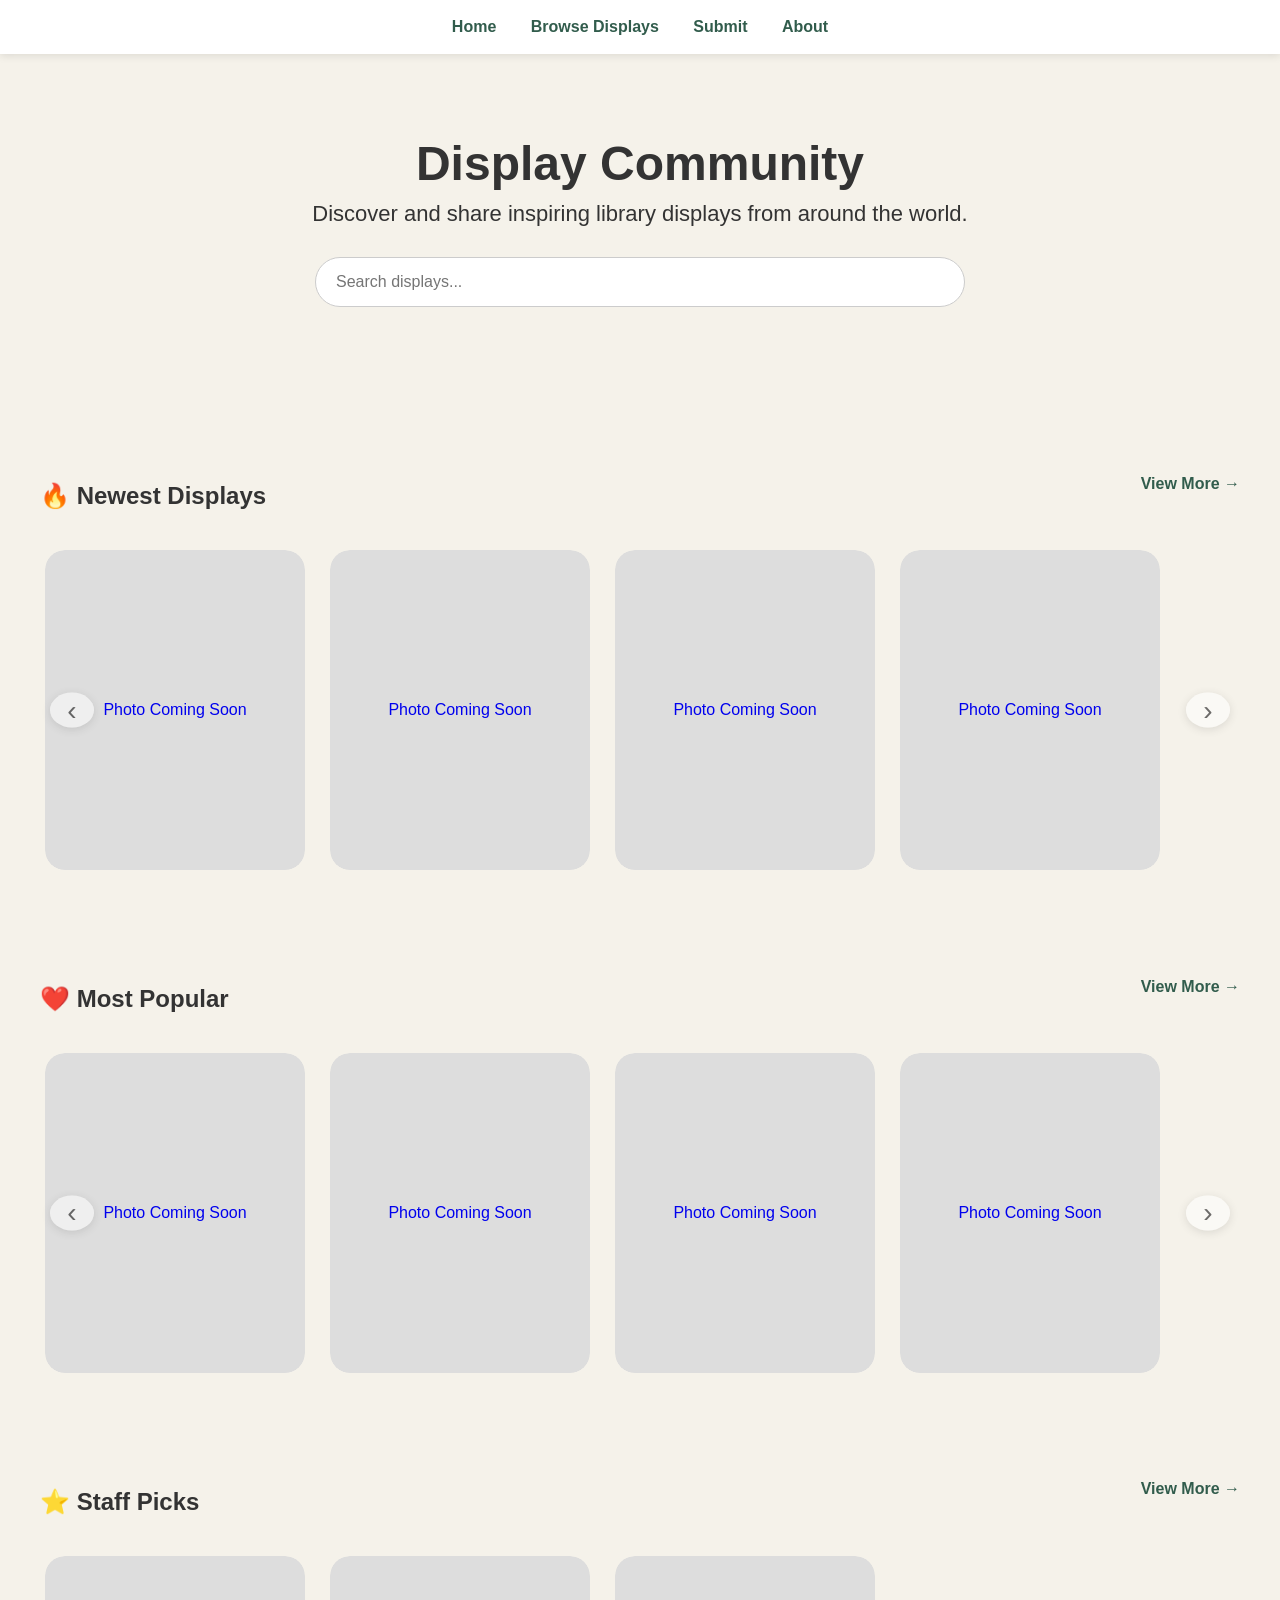
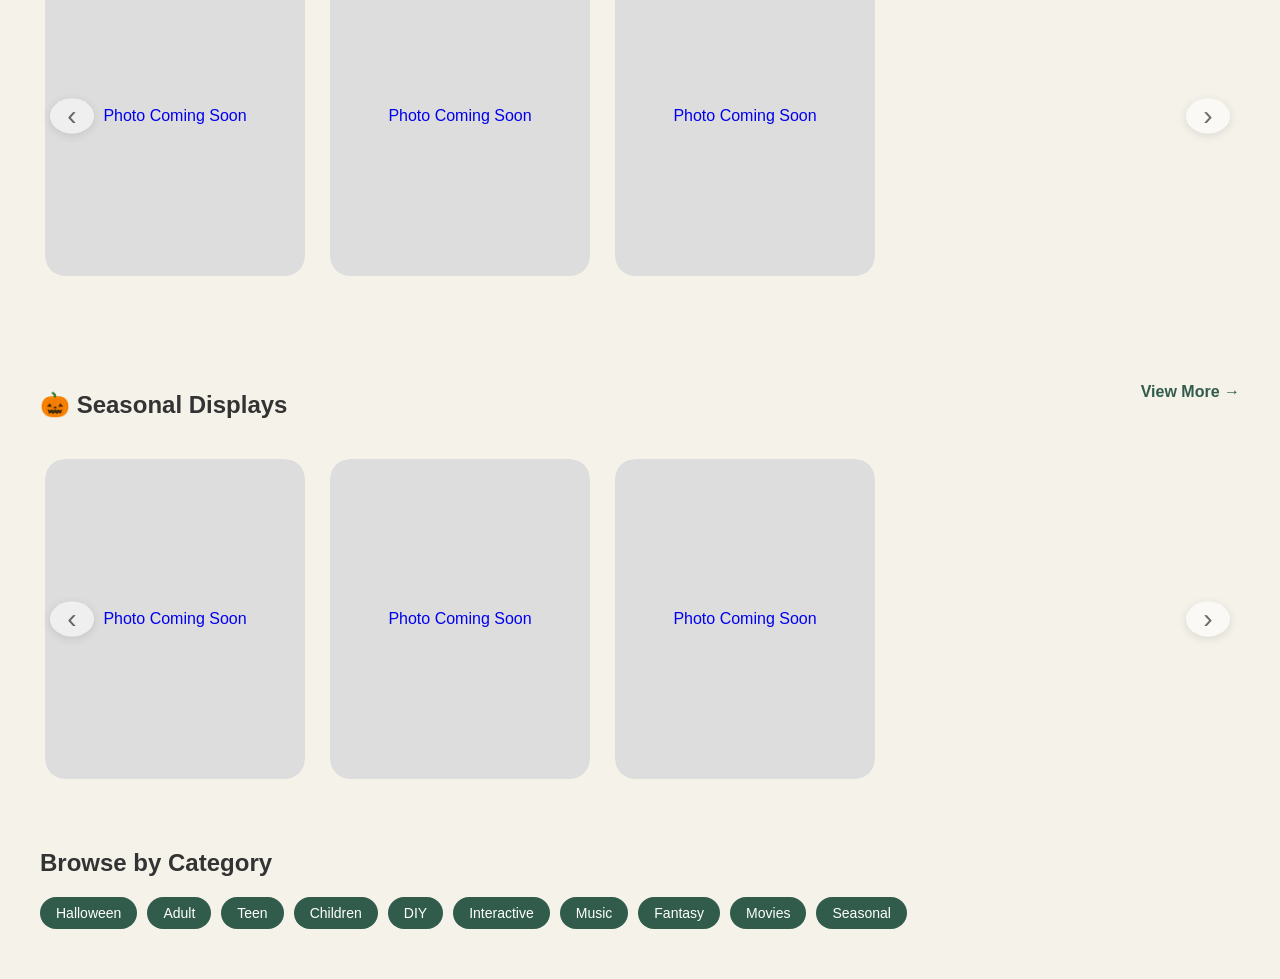
<file: index.html>
<!DOCTYPE html>
<html>

<head>

<title>Display Community</title>

<link rel="stylesheet" href="style.css">

</head>


<body>


<nav>

<a href="index.html">
Home
</a>

<a href="browse.html">
Browse Displays
</a>

<a href="submit.html">
Submit
</a>

<a href="about.html">
About
</a>

</nav>




<header>

<h1>
Display Community
</h1>


<p class="tagline">
Discover and share inspiring library displays from around the world.
</p>



<div class="search-section">

<input 
type="text"
placeholder="Search displays..."
>

</div>

</header>








<!-- NEWEST DISPLAYS -->

<section class="homepage-section">


<div class="section-header">

<h2>
🔥 Newest Displays
</h2>


<a href="browse.html">
View More →
</a>


</div>




<div class="carousel-wrapper">


<button class="carousel-button left">
‹
</button>



<div class="display-carousel">



<div class="carousel-card">

<a href="#">

<div class="display-image">

Photo Coming Soon

<div class="overlay">

<h3>
Haunted Library
</h3>

</div>

</div>

</a>

</div>





<div class="carousel-card">

<a href="#">

<div class="display-image">

Photo Coming Soon

<div class="overlay">

<h3>
Music Through the Decades
</h3>

</div>

</div>

</a>

</div>





<div class="carousel-card">

<a href="#">

<div class="display-image">

Photo Coming Soon

<div class="overlay">

<h3>
Fantasy Worlds
</h3>

</div>

</div>

</a>

</div>





<div class="carousel-card">

<a href="#">

<div class="display-image">

Photo Coming Soon

<div class="overlay">

<h3>
Cozy Winter Reads
</h3>

</div>

</div>

</a>

</div>





</div>




<button class="carousel-button right">
›
</button>


</div>


</section>









<!-- MOST POPULAR -->

<section class="homepage-section">


<div class="section-header">

<h2>
❤️ Most Popular
</h2>


<a href="browse.html">
View More →
</a>


</div>




<div class="carousel-wrapper">


<button class="carousel-button left">
‹
</button>




<div class="display-carousel">



<div class="carousel-card">

<a href="#">

<div class="display-image">

Photo Coming Soon

<div class="overlay">

<h3>
Stephen King Display
</h3>

</div>

</div>

</a>

</div>





<div class="carousel-card">

<a href="#">

<div class="display-image">

Photo Coming Soon

<div class="overlay">

<h3>
Library of Things
</h3>

</div>

</div>

</a>

</div>





<div class="carousel-card">

<a href="#">

<div class="display-image">

Photo Coming Soon

<div class="overlay">

<h3>
Movie Displays
</h3>

</div>

</div>

</a>

</div>





<div class="carousel-card">

<a href="#">

<div class="display-image">

Photo Coming Soon

<div class="overlay">

<h3>
Interactive Displays
</h3>

</div>

</div>

</a>

</div>




</div>




<button class="carousel-button right">
›
</button>


</div>


</section>









<!-- STAFF PICKS -->

<section class="homepage-section">


<div class="section-header">

<h2>
⭐ Staff Picks
</h2>


<a href="browse.html">
View More →
</a>


</div>




<div class="carousel-wrapper">


<button class="carousel-button left">
‹
</button>




<div class="display-carousel">



<div class="carousel-card">

<a href="#">

<div class="display-image">

Photo Coming Soon

<div class="overlay">

<h3>
Creative Display
</h3>

</div>

</div>

</a>

</div>





<div class="carousel-card">

<a href="#">

<div class="display-image">

Photo Coming Soon

<div class="overlay">

<h3>
Staff Favorite
</h3>

</div>

</div>

</a>

</div>





<div class="carousel-card">

<a href="#">

<div class="display-image">

Photo Coming Soon

<div class="overlay">

<h3>
Unique Library Idea
</h3>

</div>

</div>

</a>

</div>




</div>




<button class="carousel-button right">
›
</button>


</div>


</section>









<!-- SEASONAL -->

<section class="homepage-section">


<div class="section-header">

<h2>
🎃 Seasonal Displays
</h2>


<a href="browse.html">
View More →
</a>


</div>




<div class="carousel-wrapper">


<button class="carousel-button left">
‹
</button>




<div class="display-carousel">



<div class="carousel-card">

<a href="#">

<div class="display-image">

Photo Coming Soon

<div class="overlay">

<h3>
Halloween Displays
</h3>

</div>

</div>

</a>

</div>





<div class="carousel-card">

<a href="#">

<div class="display-image">

Photo Coming Soon

<div class="overlay">

<h3>
Holiday Displays
</h3>

</div>

</div>

</a>

</div>





<div class="carousel-card">

<a href="#">

<div class="display-image">

Photo Coming Soon

<div class="overlay">

<h3>
Summer Reading
</h3>

</div>

</div>

</a>

</div>




</div>




<button class="carousel-button right">
›
</button>


</div>


</section>








<!-- TAGS -->

<section class="homepage-section">


<h2>
Browse by Category
</h2>



<div class="tags">


<span class="tag">
Halloween
</span>


<span class="tag">
Adult
</span>


<span class="tag">
Teen
</span>


<span class="tag">
Children
</span>


<span class="tag">
DIY
</span>


<span class="tag">
Interactive
</span>


<span class="tag">
Music
</span>


<span class="tag">
Fantasy
</span>


<span class="tag">
Movies
</span>


<span class="tag">
Seasonal
</span>


</div>


</section>






<script src="carousel.js"></script>


</body>

</html>
</file>
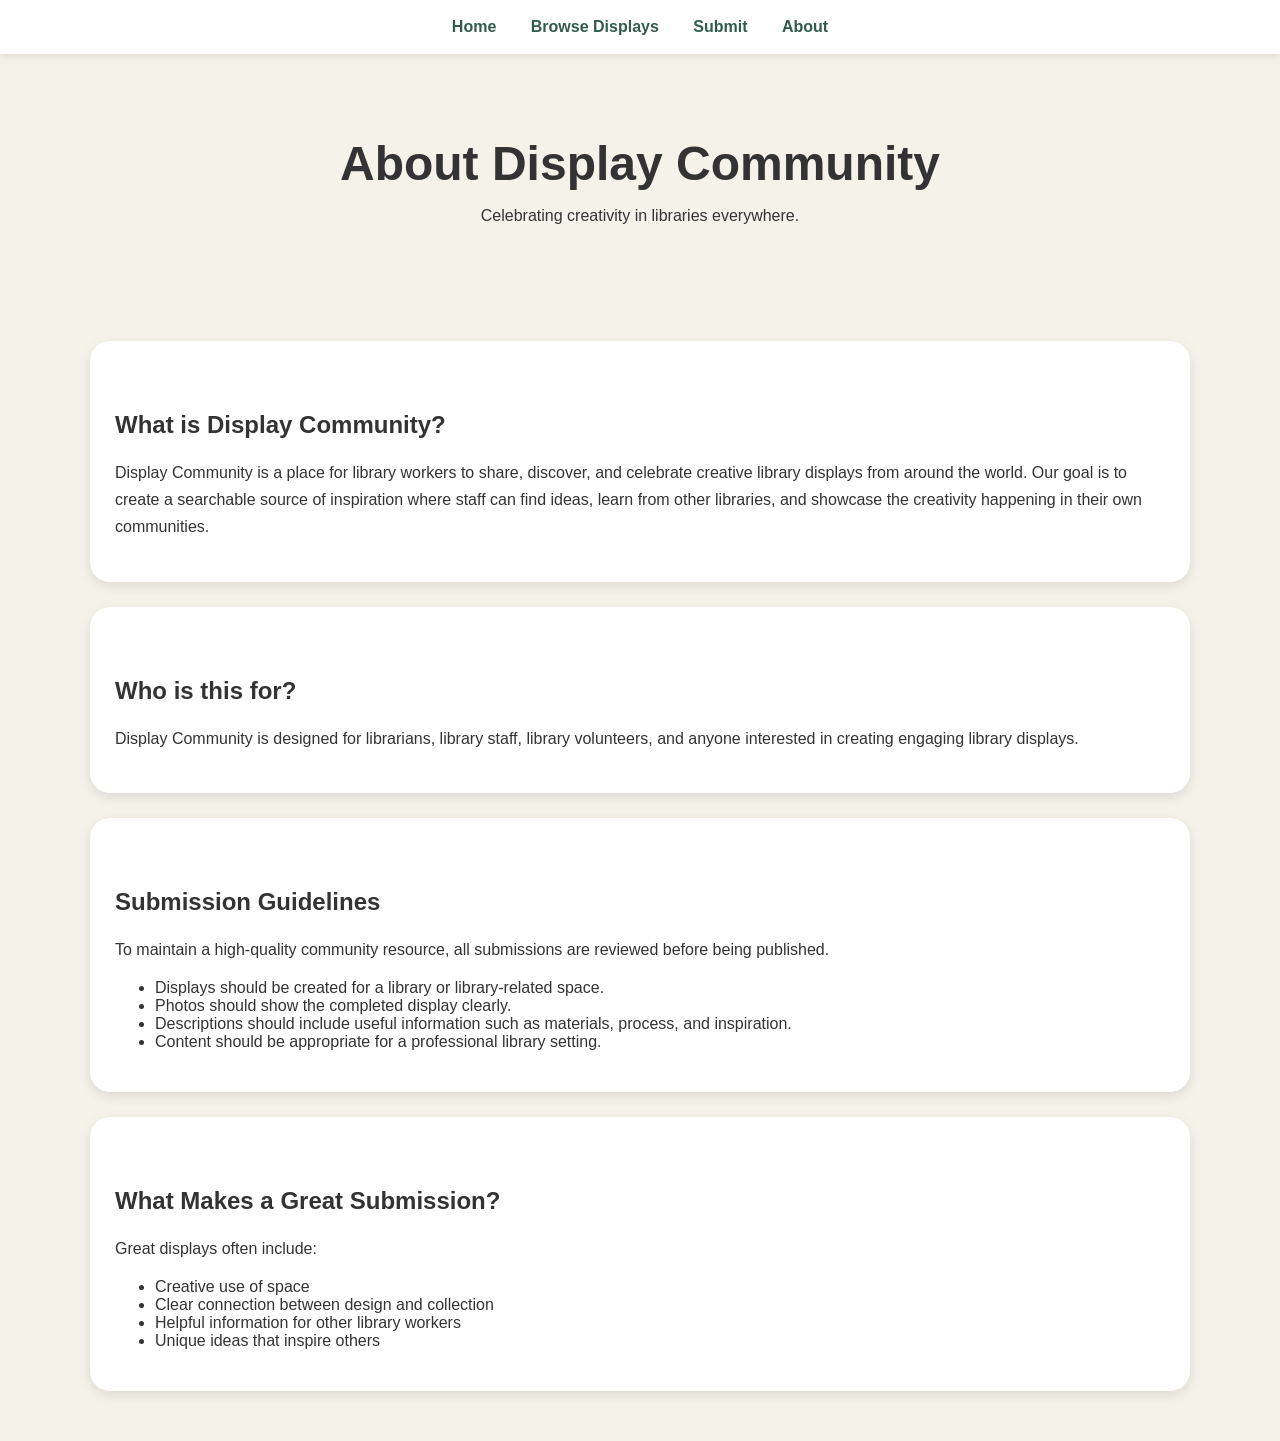
<file: about.html>
<!DOCTYPE html>
<html>

<head>

<title>About - Display Community</title>

<link rel="stylesheet" href="style.css">

</head>


<body>


<nav>

<a href="index.html">
Home
</a>


<a href="browse.html">
Browse Displays
</a>


<a href="submit.html">
Submit
</a>


<a href="about.html">
About
</a>

</nav>



<header>

<h1>About Display Community</h1>

<p>
Celebrating creativity in libraries everywhere.
</p>

</header>




<section class="display-page">


<div class="card">


<h2>What is Display Community?</h2>


<p>

Display Community is a place for library workers to share,
discover, and celebrate creative library displays from around
the world.

Our goal is to create a searchable source of inspiration where
staff can find ideas, learn from other libraries, and showcase
the creativity happening in their own communities.

</p>


</div>





<div class="card">


<h2>Who is this for?</h2>


<p>

Display Community is designed for librarians, library staff,
library volunteers, and anyone interested in creating engaging
library displays.

</p>


</div>





<div class="card">


<h2>Submission Guidelines</h2>


<p>

To maintain a high-quality community resource, all submissions
are reviewed before being published.

</p>


<ul>

<li>
Displays should be created for a library or library-related space.
</li>


<li>
Photos should show the completed display clearly.
</li>


<li>
Descriptions should include useful information such as materials,
process, and inspiration.
</li>


<li>
Content should be appropriate for a professional library setting.
</li>


</ul>


</div>





<div class="card">


<h2>What Makes a Great Submission?</h2>


<p>

Great displays often include:

</p>


<ul>

<li>
Creative use of space
</li>

<li>
Clear connection between design and collection
</li>

<li>
Helpful information for other library workers
</li>

<li>
Unique ideas that inspire others
</li>

</ul>


</div>




</section>


</body>

</html>
</file>
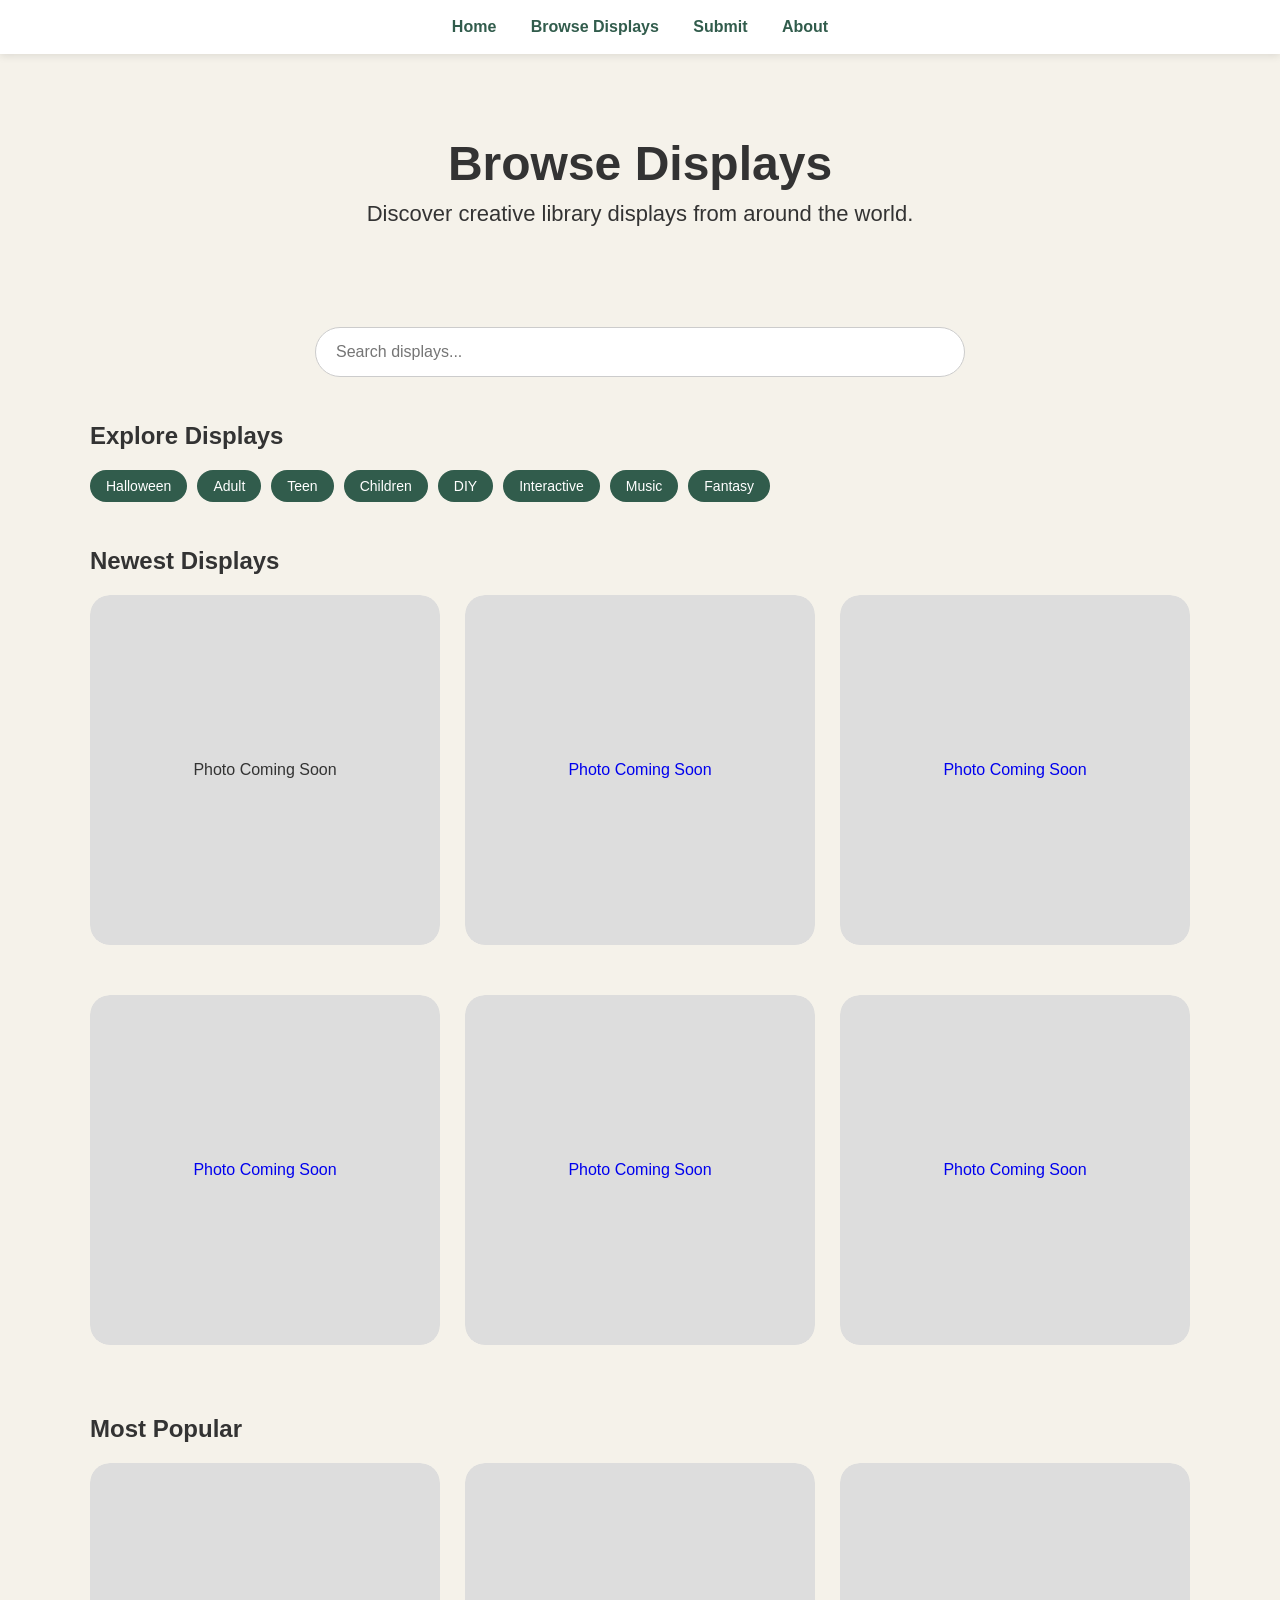
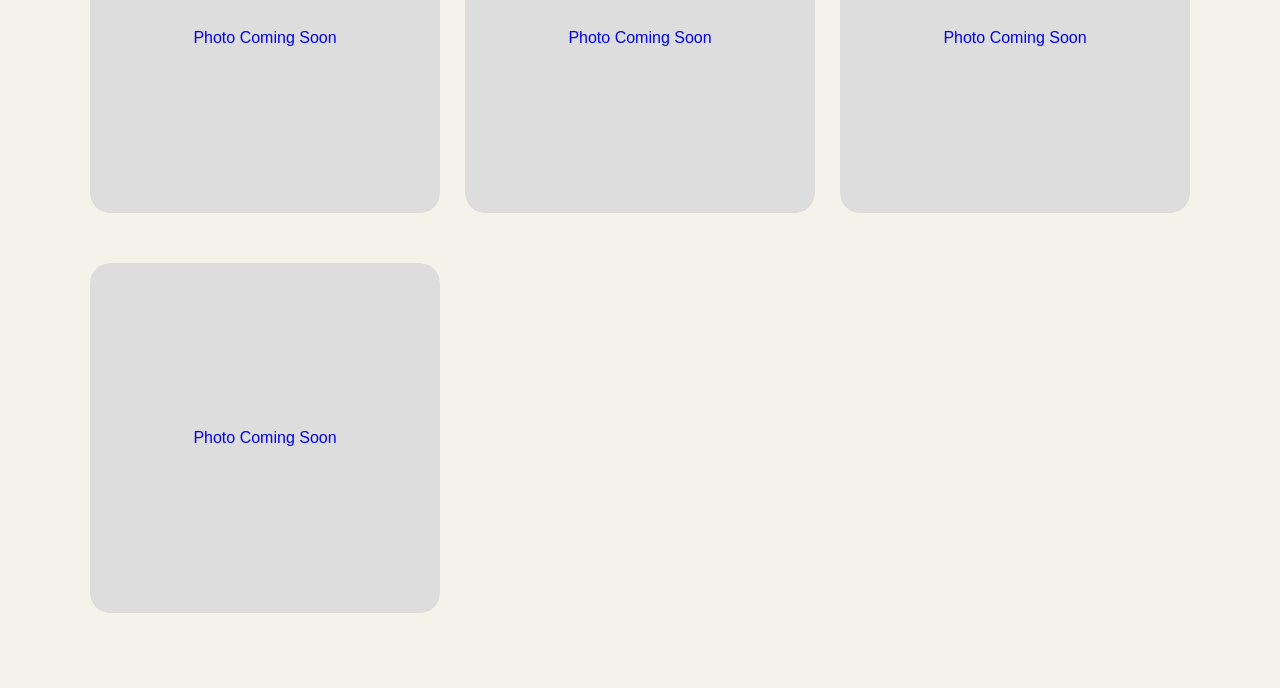
<file: browse.html>
<!DOCTYPE html>
<html>

<head>

<title>Browse Displays - Display Community</title>

<link rel="stylesheet" href="style.css">

</head>

<body>

<nav>

<a href="index.html">
Home
</a>

<a href="browse.html">
Browse Displays
</a>

<a href="submit.html">
Submit
</a>

<a href="about.html">
About
</a>

</nav>

<header>

<h1>
Browse Displays
</h1>

<p class="tagline">
Discover creative library displays from around the world.
</p>

</header>

<section class="display-page">

<div class="search-section">

<input
type="text"
placeholder="Search displays..."
>

</div>

<h2>
Explore Displays
</h2>

<div class="tags">

<a class="tag" href="#">Halloween</a>

<a class="tag" href="#">Adult</a>

<a class="tag" href="#">Teen</a>

<a class="tag" href="#">Children</a>

<a class="tag" href="#">DIY</a>

<a class="tag" href="#">Interactive</a>

<a class="tag" href="#">Music</a>

<a class="tag" href="#">Fantasy</a>

</div>

<h2>
Newest Displays
</h2>

<div class="pinterest-grid">

<div class="display-card">

<a href="shark-week.html" class="display-link">

<div class="display-image">

Photo Coming Soon

<div class="overlay">

<h3>
Shark Week Display
</h3>

</div>

</div>

</a>

</div>

<div class="display-card">

<a href="#">

<div class="display-image">

Photo Coming Soon

<div class="overlay">

<h3>
Music Through the Decades
</h3>

</div>

</div>

</a>

</div>

<div class="display-card">

<a href="#">

<div class="display-image">

Photo Coming Soon

<div class="overlay">

<h3>
Fantasy Worlds
</h3>

</div>

</div>

</a>

</div>

<div class="display-card">

<a href="#">

<div class="display-image">

Photo Coming Soon

<div class="overlay">

<h3>
Cozy Winter Reads
</h3>

</div>

</div>

</a>

</div>

<div class="display-card">

<a href="#">

<div class="display-image">

Photo Coming Soon

<div class="overlay">

<h3>
Space Exploration
</h3>

</div>

</div>

</a>

</div>

<div class="display-card">

<a href="#">

<div class="display-image">

Photo Coming Soon

<div class="overlay">

<h3>
Mystery Month
</h3>

</div>

</div>

</a>

</div>

</div>

<h2>
Most Popular
</h2>

<div class="pinterest-grid">

<div class="display-card">

<a href="#">

<div class="display-image">

Photo Coming Soon

<div class="overlay">

<h3>
Stephen King Display
</h3>

</div>

</div>

</a>

</div>

<div class="display-card">

<a href="#">

<div class="display-image">

Photo Coming Soon

<div class="overlay">

<h3>
Library of Things
</h3>

</div>

</div>

</a>

</div>

<div class="display-card">

<a href="#">

<div class="display-image">

Photo Coming Soon

<div class="overlay">

<h3>
Classic Literature
</h3>

</div>

</div>

</a>

</div>

<div class="display-card">

<a href="#">

<div class="display-image">

Photo Coming Soon

<div class="overlay">

<h3>
Movie Night
</h3>

</div>

</div>

</a>

</div>

</div>

</section>

</body>

</html>
</file>
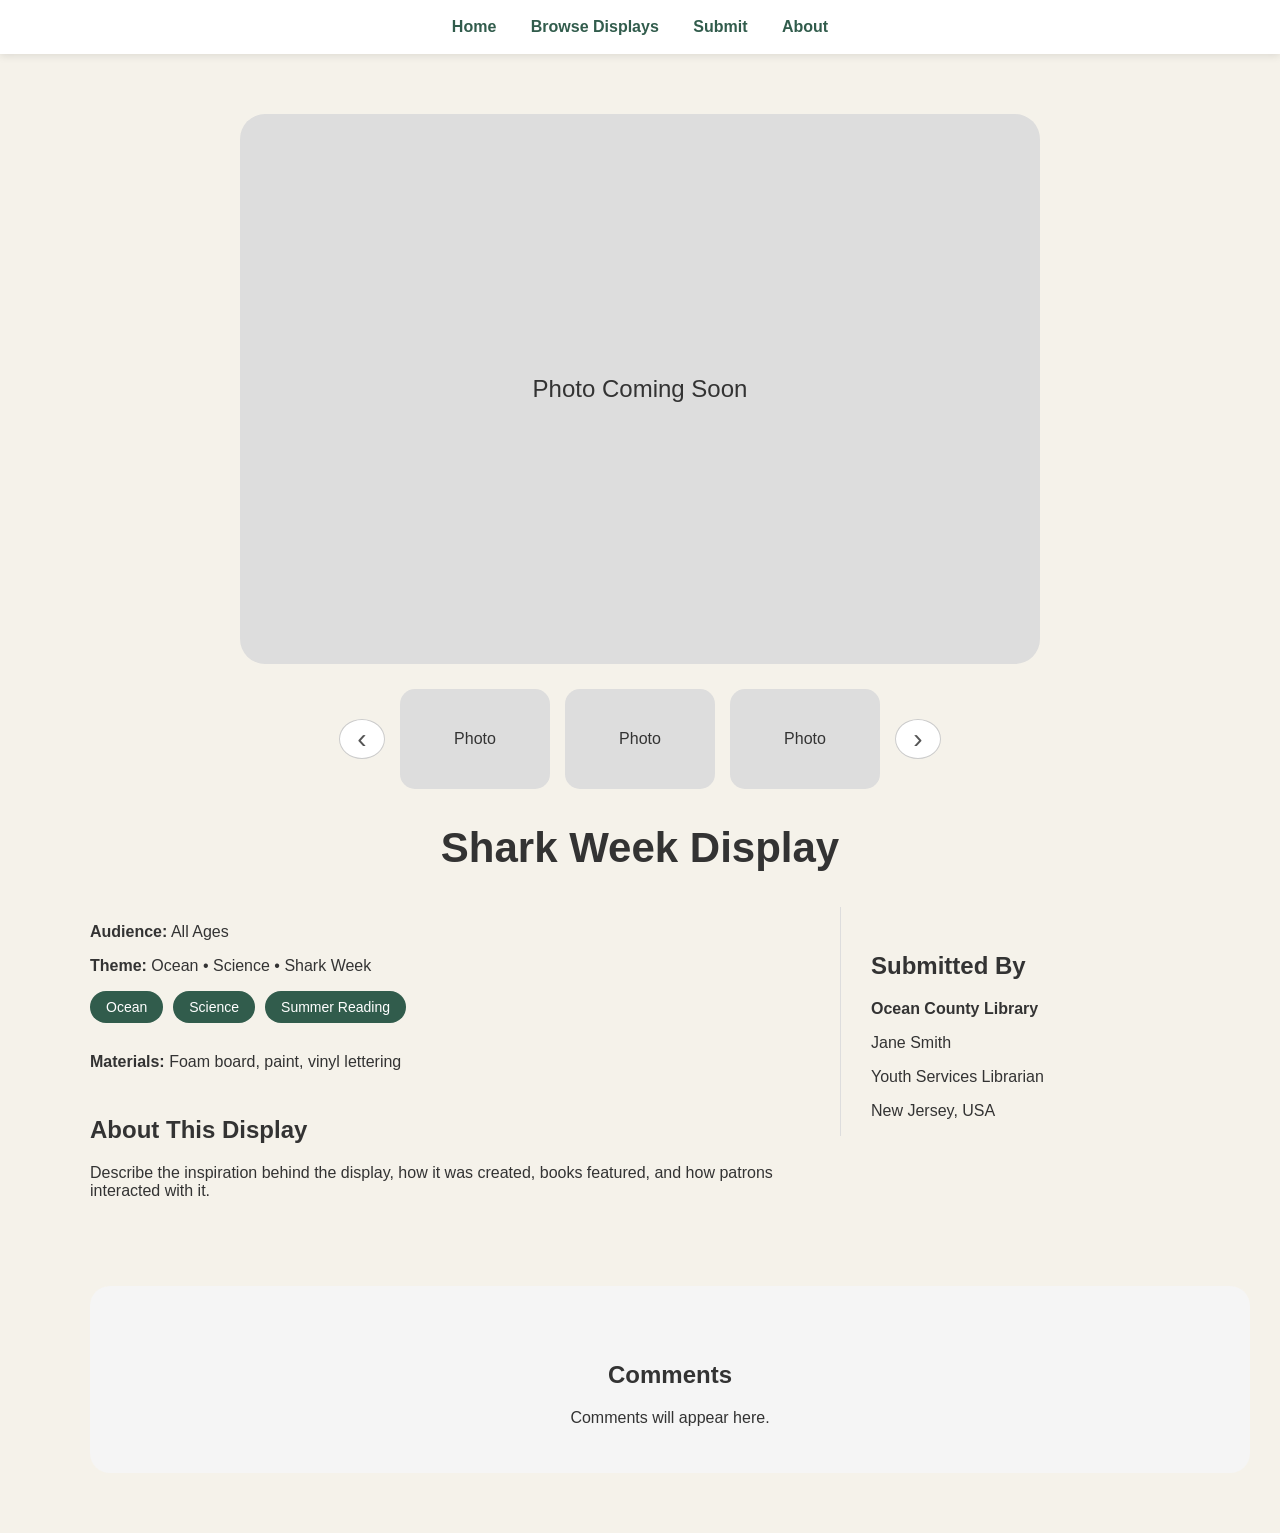
<file: shark-week.html>
<!DOCTYPE html>
<html>

<head>

<title>Shark Week Display | Display Community</title>

<link rel="stylesheet" href="style.css">

</head>


<body>


<nav>

<a href="index.html">Home</a>

<a href="browse.html">Browse Displays</a>

<a href="submit.html">Submit</a>

<a href="about.html">About</a>

</nav>





<main class="display-page-container">



<!-- TITLE -->

<!-- HERO IMAGE -->

<div class="hero-photo">

Photo Coming Soon

</div>





<!-- PHOTO STRIP -->

<div class="photo-strip">


<button>
‹
</button>


<div class="small-photo">
Photo
</div>


<div class="small-photo">
Photo
</div>


<div class="small-photo">
Photo
</div>


<button>
›
</button>


</div>


<h1>
Shark Week Display
</h1>




<!-- MAIN INFORMATION AREA -->


<div class="display-layout">



<div class="display-left">



<section class="quick-info">


<p>
<strong>Audience:</strong>
All Ages
</p>


<p>
<strong>Theme:</strong>
Ocean • Science • Shark Week
</p>


<div class="tags">

<span class="tag">
Ocean
</span>

<span class="tag">
Science
</span>

<span class="tag">
Summer Reading
</span>

</div>


<p>
<strong>Materials:</strong>
Foam board, paint, vinyl lettering
</p>


</section>





<section class="about-display">


<h2>
About This Display
</h2>


<p>
Describe the inspiration behind the display, how it was created, books featured, and how patrons interacted with it.
</p>


</section>



</div>








<aside class="profile">


<h2>
Submitted By
</h2>


<p>
<strong>
Ocean County Library
</strong>
</p>


<p>
Jane Smith
</p>


<p>
Youth Services Librarian
</p>


<p>
New Jersey, USA
</p>



</aside>




</div>









<section class="comments">


<h2>
Comments
</h2>


<p>
Comments will appear here.
</p>


</section>





</main>


</body>

</html>
</file>
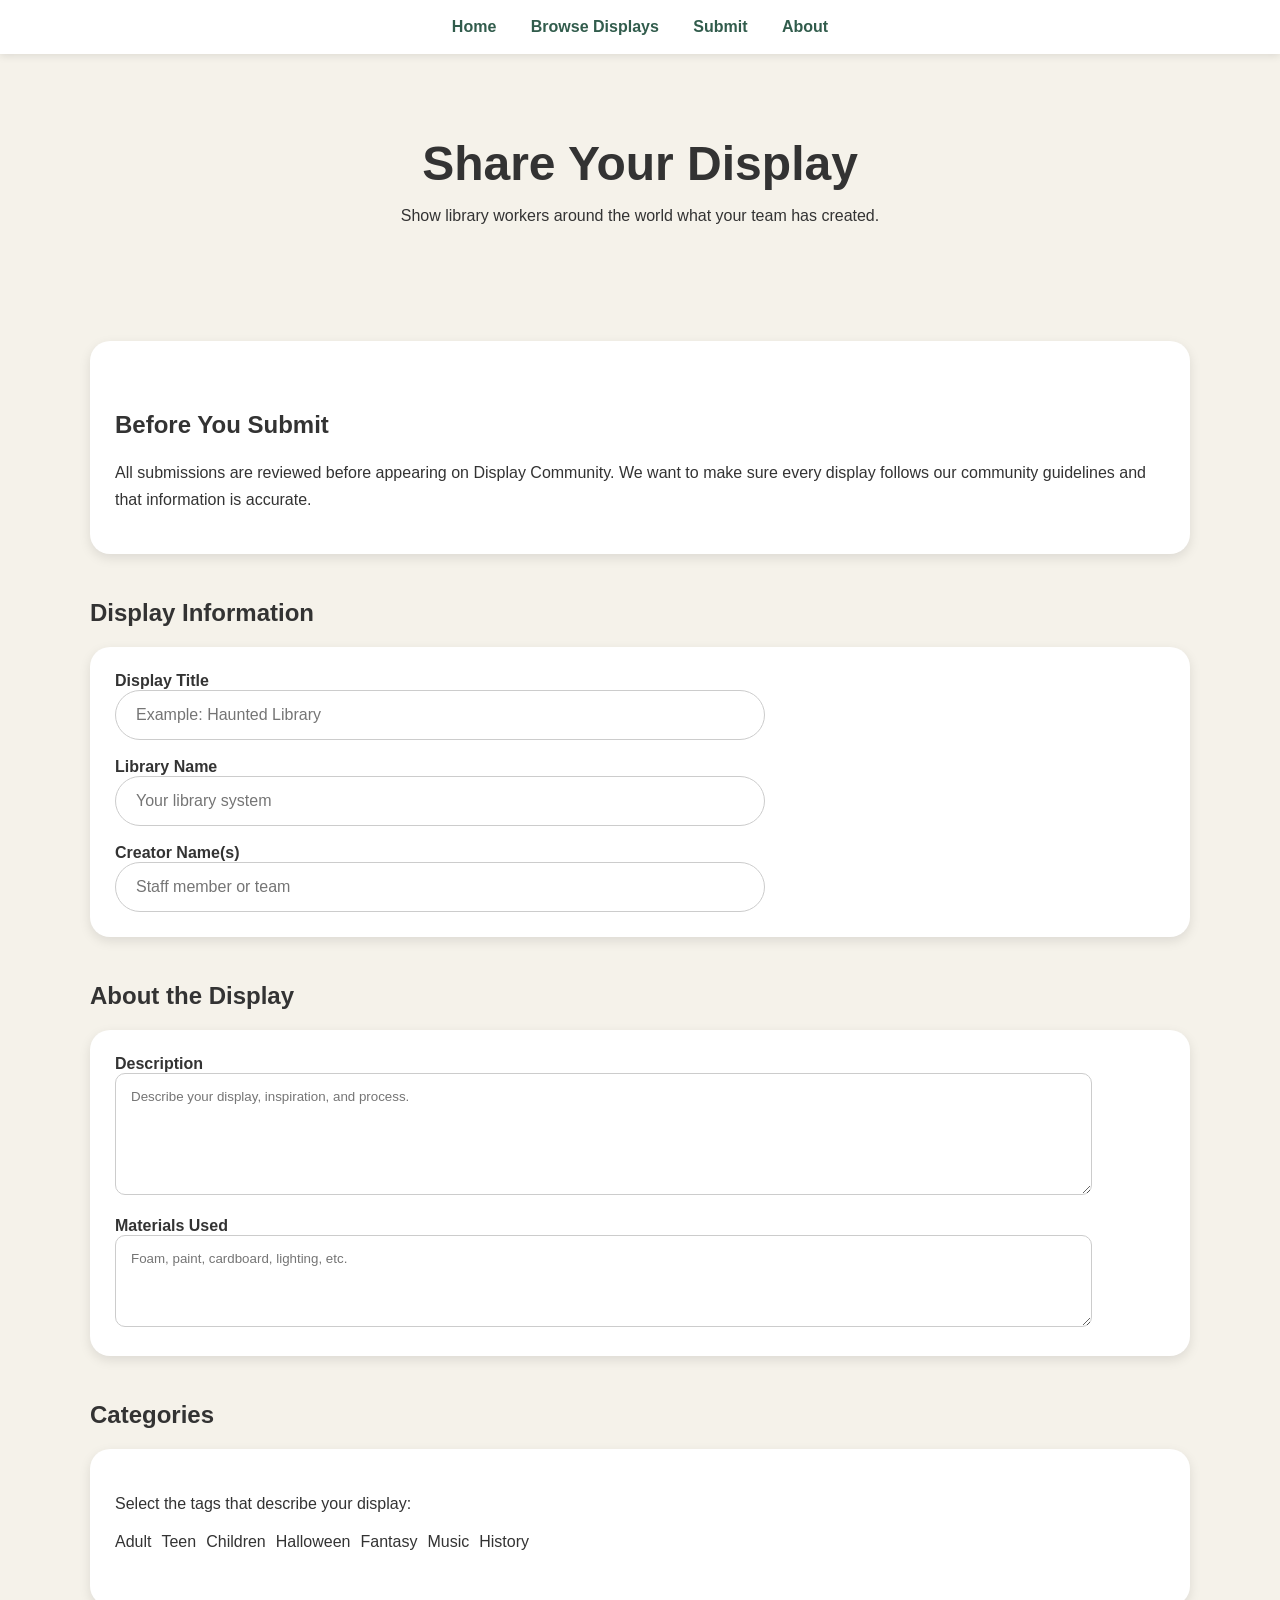
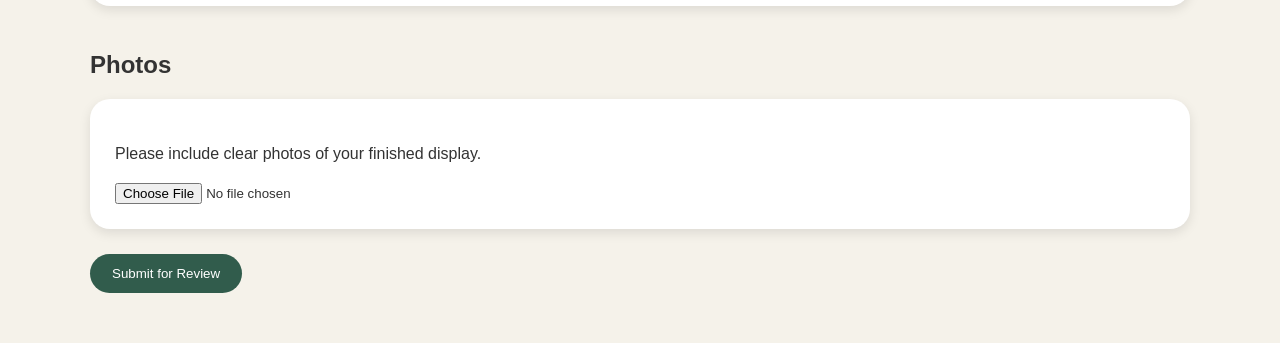
<file: submit.html>
<!DOCTYPE html>
<html>

<head>

<title>Submit a Display - Display Community</title>

<link rel="stylesheet" href="style.css">

</head>


<body>


<nav>

<a href="index.html">
Home
</a>


<a href="browse.html">
Browse Displays
</a>


<a href="submit.html">
Submit
</a>


<a href="about.html">
About
</a>

</nav>



<header>

<h1>Share Your Display</h1>

<p>
Show library workers around the world what your team has created.
</p>

</header>




<section class="display-page">



<div class="card">


<h2>Before You Submit</h2>


<p>
All submissions are reviewed before appearing on Display Community.
We want to make sure every display follows our community guidelines
and that information is accurate.
</p>


</div>




<h2>Display Information</h2>



<div class="card">


<label>
Display Title
</label>

<br>

<input type="text" placeholder="Example: Haunted Library">

<br><br>


<label>
Library Name
</label>

<br>

<input type="text" placeholder="Your library system">


<br><br>


<label>
Creator Name(s)
</label>

<br>

<input type="text" placeholder="Staff member or team">


</div>




<h2>About the Display</h2>


<div class="card">


<label>
Description
</label>

<br>

<textarea 
placeholder="Describe your display, inspiration, and process."
rows="6">
</textarea>


<br><br>


<label>
Materials Used
</label>

<br>

<textarea 
placeholder="Foam, paint, cardboard, lighting, etc."
rows="4">
</textarea>


</div>





<h2>Categories</h2>


<div class="card">


<p>Select the tags that describe your display:</p>


<div class="tags">

<span>Adult</span>

<span>Teen</span>

<span>Children</span>

<span>Halloween</span>

<span>Fantasy</span>

<span>Music</span>

<span>History</span>

</div>


</div>





<h2>Photos</h2>


<div class="card">


<p>
Please include clear photos of your finished display.
</p>


<input type="file">


</div>





<button>
Submit for Review
</button>



</section>


</body>

</html>
</file>
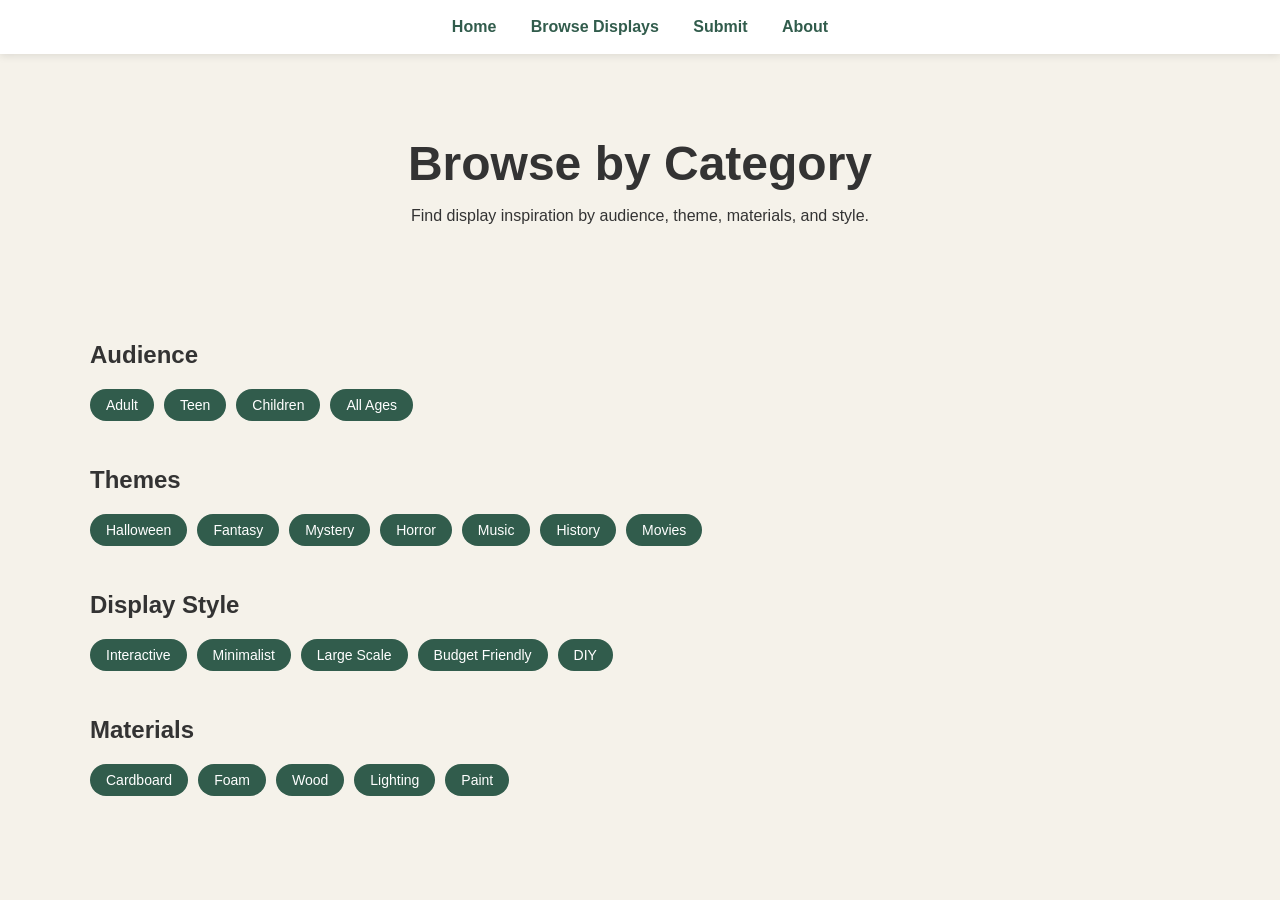
<file: tags.html>
<!DOCTYPE html>
<html>

<head>

<title>Browse Tags - Display Community</title>

<link rel="stylesheet" href="style.css">

</head>


<body>


<nav>

<a href="index.html">
Home
</a>


<a href="browse.html">
Browse Displays
</a>


<a href="submit.html">
Submit
</a>


<a href="about.html">
About
</a>

</nav>



<header>

<h1>
Browse by Category
</h1>

<p>
Find display inspiration by audience, theme, materials, and style.
</p>

</header>





<section class="display-page">


<h2>
Audience
</h2>


<div class="tags">

<a class="tag" href="#">
Adult
</a>


<a class="tag" href="#">
Teen
</a>


<a class="tag" href="#">
Children
</a>


<a class="tag" href="#">
All Ages
</a>

</div>





<h2>
Themes
</h2>


<div class="tags">


<a class="tag" href="#">
Halloween
</a>


<a class="tag" href="#">
Fantasy
</a>


<a class="tag" href="#">
Mystery
</a>


<a class="tag" href="#">
Horror
</a>


<a class="tag" href="#">
Music
</a>


<a class="tag" href="#">
History
</a>


<a class="tag" href="#">
Movies
</a>


</div>






<h2>
Display Style
</h2>


<div class="tags">


<a class="tag" href="#">
Interactive
</a>


<a class="tag" href="#">
Minimalist
</a>


<a class="tag" href="#">
Large Scale
</a>


<a class="tag" href="#">
Budget Friendly
</a>


<a class="tag" href="#">
DIY
</a>


</div>






<h2>
Materials
</h2>


<div class="tags">


<a class="tag" href="#">
Cardboard
</a>


<a class="tag" href="#">
Foam
</a>


<a class="tag" href="#">
Wood
</a>


<a class="tag" href="#">
Lighting
</a>


<a class="tag" href="#">
Paint
</a>


</div>



</section>



</body>

</html>
</file>
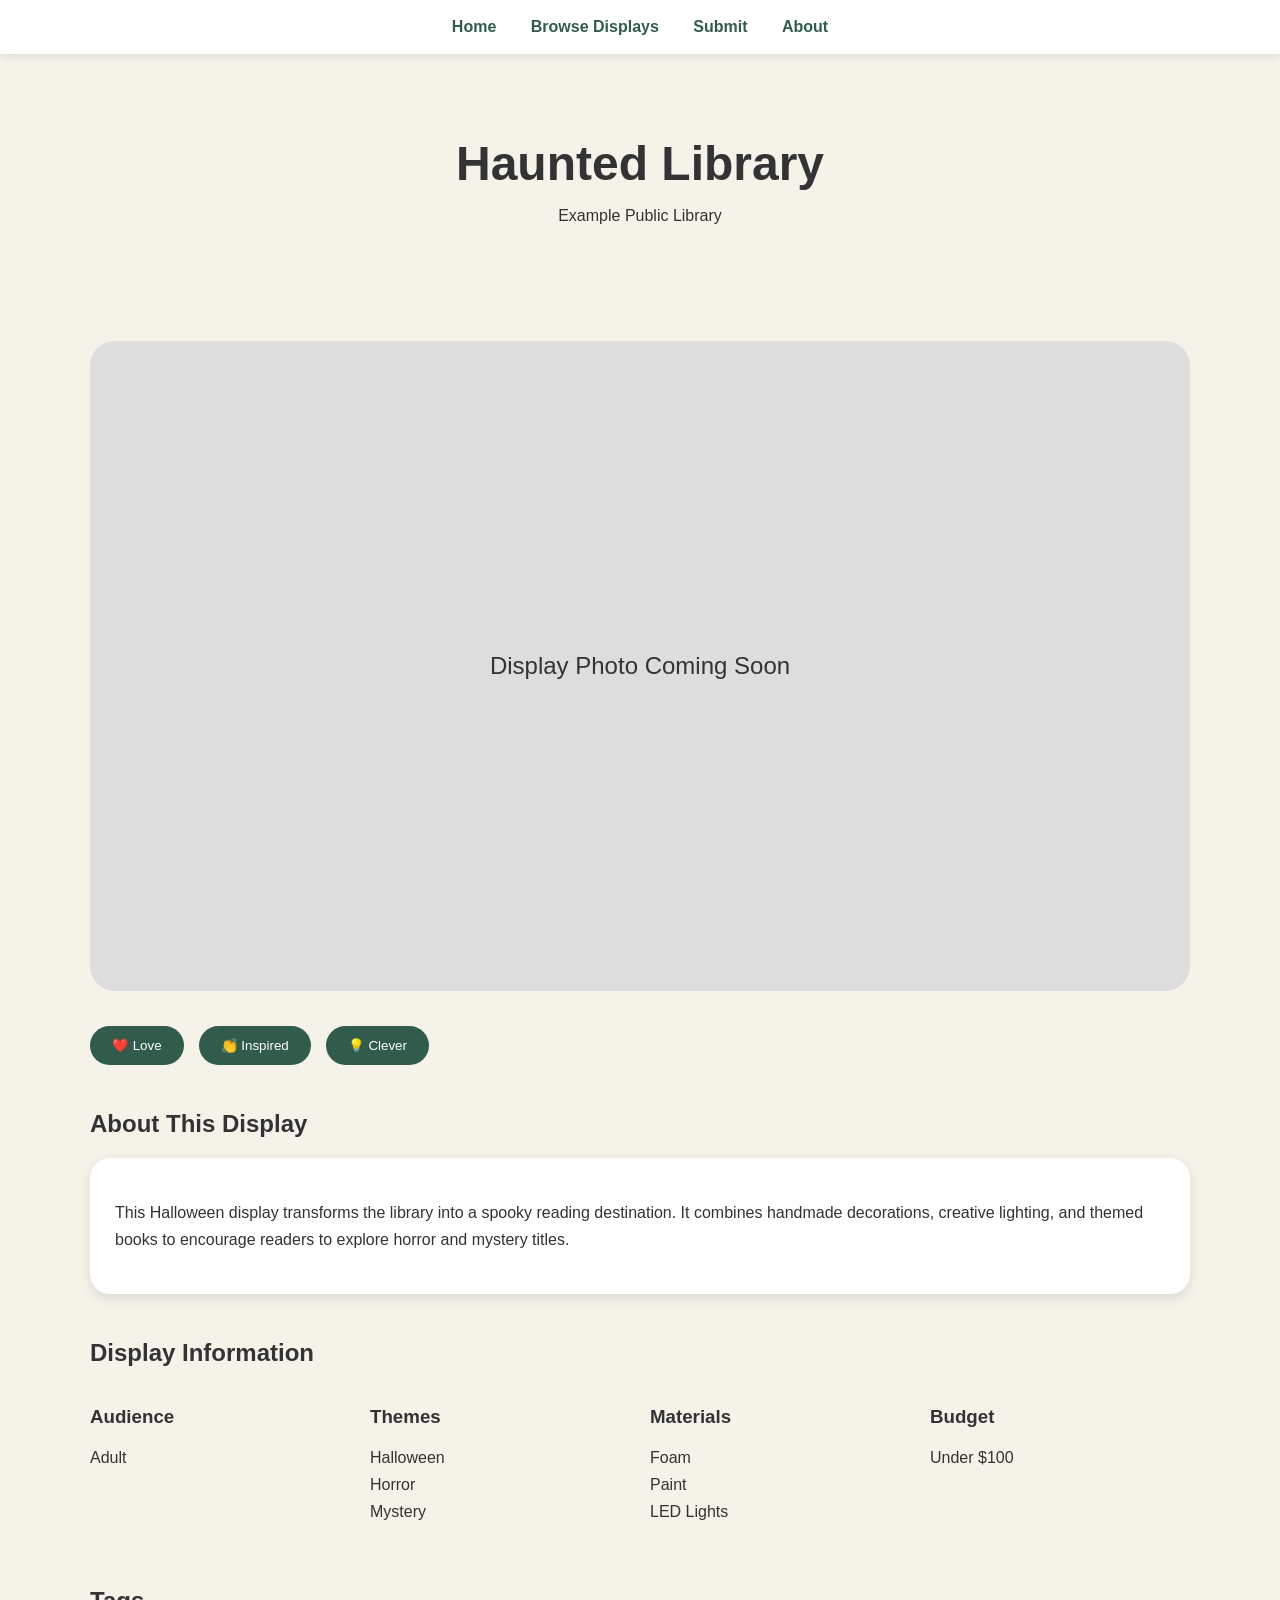
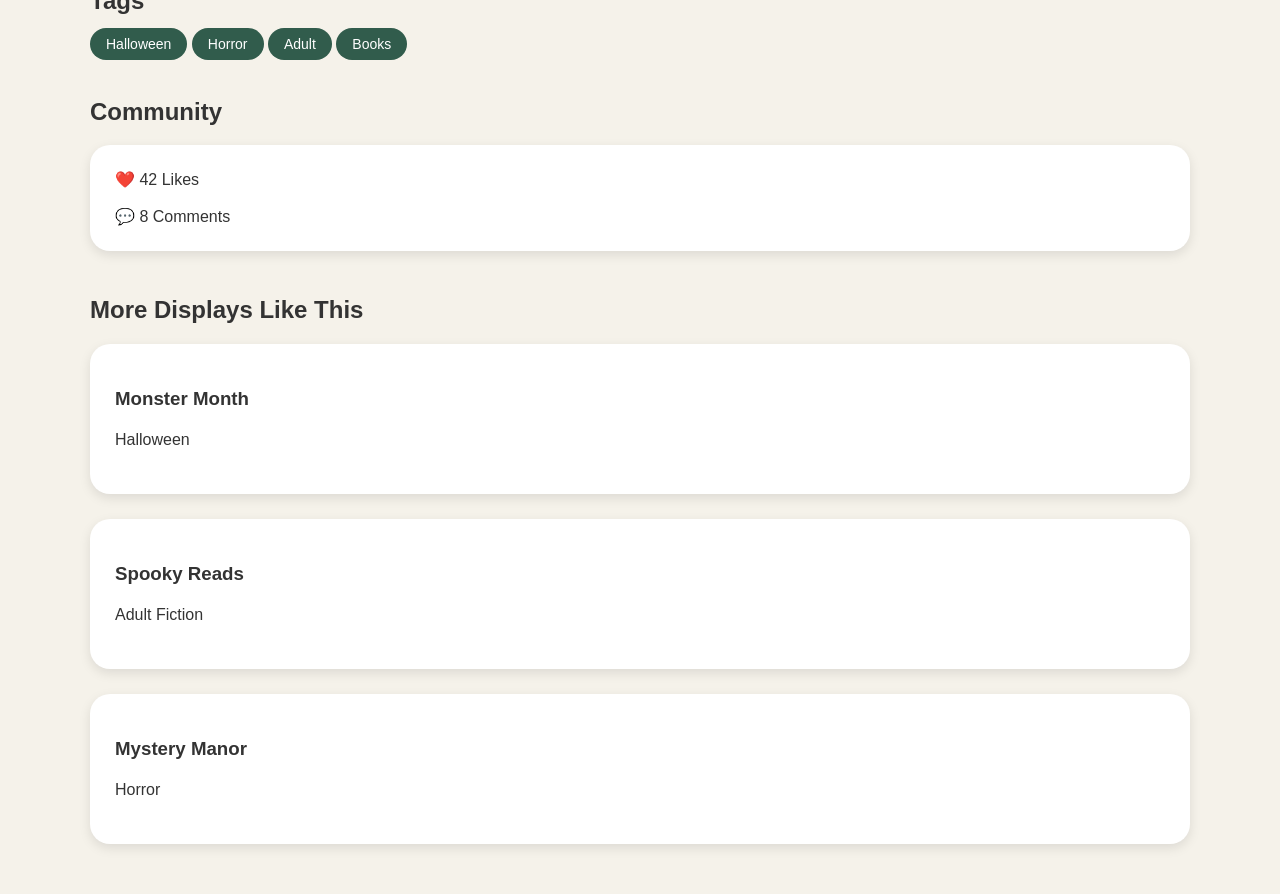
<file: displays/haunted-library.html>
<!DOCTYPE html>
<html>

<head>

<title>Haunted Library Display</title>

<link rel="stylesheet" href="../style.css">

</head>


<body>

<nav>

<a href="../index.html">
Home
</a>


<a href="../browse.html">
Browse Displays
</a>


<a href="../submit.html">
Submit
</a>


<a href="about.html">
About
</a>

</nav>

<header>

<h1>Haunted Library</h1>

<p>
Example Public Library
</p>

</header>



<section class="display-page">


<div class="hero-image">

Display Photo Coming Soon

</div>



<div class="reactions">

<button>
❤️ Love
</button>

<button>
👏 Inspired
</button>

<button>
💡 Clever
</button>

</div>




<h2>About This Display</h2>


<div class="card">

<p>

This Halloween display transforms the library into a spooky reading destination.
It combines handmade decorations, creative lighting, and themed books to encourage
readers to explore horror and mystery titles.

</p>

</div>




<h2>Display Information</h2>


<div class="info-grid">


<div class="info-box">

<h3>Audience</h3>

<p>Adult</p>

</div>


<div class="info-box">

<h3>Themes</h3>

<p>
Halloween<br>
Horror<br>
Mystery
</p>

</div>



<div class="info-box">

<h3>Materials</h3>

<p>
Foam<br>
Paint<br>
LED Lights
</p>

</div>



<div class="info-box">

<h3>Budget</h3>

<p>
Under $100
</p>

</div>


</div>




<h2>Tags</h2>


<div>

<span class="tag">Halloween</span>

<span class="tag">Horror</span>

<span class="tag">Adult</span>

<span class="tag">Books</span>

</div>




<h2>Community</h2>


<div class="card">

❤️ 42 Likes

<br><br>

💬 8 Comments

</div>




<h2>More Displays Like This</h2>


<div class="display-row">


<div class="card">

<h3>Monster Month</h3>

<p>Halloween</p>

</div>


<div class="card">

<h3>Spooky Reads</h3>

<p>Adult Fiction</p>

</div>


<div class="card">

<h3>Mystery Manor</h3>

<p>Horror</p>

</div>


</div>



</section>


</body>

</html>
</file>
<file: style.css>
/* =========================
   GENERAL PAGE STYLE
========================= */

body {

    margin:0;
    font-family:Arial, Helvetica, sans-serif;
    background:#f5f2ea;
    color:#333;

}


header {

    text-align:center;
    padding:50px 20px;

}


h1 {

    font-size:48px;
    margin-bottom:10px;

}


h2 {

    margin-top:45px;

}


h3 {

    margin-bottom:10px;

}


.tagline {

    font-size:22px;
    max-width:750px;
    margin:auto;

}





/* =========================
   NAVIGATION
========================= */

nav {

    background:white;
    padding:18px;
    text-align:center;
    box-shadow:0 2px 8px rgba(0,0,0,0.1);

}


nav a {

    text-decoration:none;
    color:#315c4c;
    font-weight:bold;
    margin:0 15px;

}


nav a:hover {

    text-decoration:underline;

}





/* =========================
   MAIN CONTENT
========================= */

.display-page {

    max-width:1200px;
    margin:auto;
    padding:30px;

}





/* =========================
   SEARCH
========================= */

.search-section {

    text-align:center;
    margin:30px 0;

}


input[type="text"] {

    width:70%;
    max-width:650px;
    padding:15px 20px;
    border-radius:30px;
    border:1px solid #ccc;
    font-size:16px;

}





/* =========================
   TAGS
========================= */

.tags {

    display:flex;
    flex-wrap:wrap;
    gap:10px;
    margin-bottom:30px;

}


.tag {

    background:#315c4c;
    color:white;
    padding:8px 16px;
    border-radius:20px;
    text-decoration:none;
    font-size:14px;

}


.tag:hover {

    opacity:.8;

}





/* =========================
   FEATURED HOMEPAGE
========================= */

.featured-banner {

    background:white;
    max-width:800px;
    margin:30px auto;
    padding:40px;
    border-radius:25px;
    text-align:center;
    box-shadow:0 4px 12px rgba(0,0,0,0.1);

}


.featured-banner a {

    display:inline-block;
    margin-top:20px;
    background:#315c4c;
    color:white;
    padding:15px 25px;
    border-radius:25px;
    text-decoration:none;

}


.featured-banner a:hover {

    opacity:.8;

}





/* =========================
   PINTEREST STYLE BROWSE
========================= */

.pinterest-grid {

    display:grid;
    grid-template-columns:repeat(3, 1fr);
    gap:25px;

}



.display-card {

    margin-bottom:25px;
    break-inside:avoid;
    overflow:hidden;
    border-radius:20px;

}



.display-card a {

    text-decoration:none;

}



.display-image {

    height:350px;
    background:#ddd;
    border-radius:20px;
    display:flex;
    justify-content:center;
    align-items:center;
    position:relative;
    overflow:hidden;

}



.overlay {

    position:absolute;
    inset:0;

    background:rgba(0,0,0,0.55);

    display:flex;
    justify-content:flex-end;
    align-items:center;
    flex-direction:column;

    padding:25px;

    opacity:0;

    transition:.3s;

}



.display-image:hover .overlay {

    opacity:1;

}



.overlay h3 {

    color:white;
    margin:0;
    font-size:24px;
    text-align:center;

}





/* =========================
   DISPLAY DETAIL PAGES
========================= */

.card {

    background:white;
    border-radius:20px;
    padding:25px;
    box-shadow:0 4px 12px rgba(0,0,0,0.1);
    margin-bottom:25px;

}


.info-grid {

    display:grid;
    grid-template-columns:repeat(auto-fit,minmax(200px,1fr));
    gap:20px;

}


.reactions {

    display:flex;
    gap:15px;
    margin:20px 0;

}





/* =========================
   BUTTONS
========================= */

button {

    padding:12px 22px;
    border:none;
    border-radius:25px;
    background:#315c4c;
    color:white;
    cursor:pointer;

}


button:hover {

    opacity:.8;

}





/* =========================
   SUBMISSION PAGE
========================= */

textarea {

    width:90%;
    padding:15px;
    border-radius:10px;
    border:1px solid #ccc;
    font-family:Arial;

}


input[type="text"] {

    box-sizing:border-box;

}


label {

    font-weight:bold;

}





/* =========================
   MOBILE
========================= */

@media(max-width:900px) {


    .pinterest-grid {

        columns:2;

    }


}



@media(max-width:600px) {


    .pinterest-grid {

        columns:1;

    }


    h1 {

        font-size:36px;

    }


    nav a {

        display:block;
        margin:10px;

    }


}

/* HOMEPAGE CAROUSELS */

.homepage-section {

    max-width:1200px;
    margin:50px auto;
    padding:0 30px;

}


.section-header {

    display:flex;
    justify-content:space-between;
    align-items:center;

}


.section-header a {

    color:#315c4c;
    text-decoration:none;
    font-weight:bold;

}



.display-carousel {

    display:flex !important;
    flex-direction:row !important;
    flex-wrap:nowrap !important;
    gap:25px;
    overflow-x:auto;
    overflow-y:hidden;
    padding:20px 5px;

}



.carousel-card {

    flex:0 0 260px;

}



.carousel-image {

    height:320px;
    width:260px;
    background:#ddd;
    border-radius:20px;

    display:flex;
    justify-content:center;
    align-items:center;

}

/* HOMEPAGE CAROUSEL FIX */

.display-carousel {
    display:flex;
    flex-direction:row;
    flex-wrap:nowrap;
    gap:20px;
    overflow-x:auto;
    width:100%;
}


.carousel-card {
    width:260px;
    min-width:260px;
    height:320px;
    flex:none;
}


.carousel-card img {

    width:260px;
    height:320px;
    object-fit:cover;
    border-radius:20px;
    background:#ddd;

}

/* CAROUSEL ARROWS */


.carousel-wrapper {

    position:relative;
    display:flex;
    align-items:center;

}



.display-carousel {

    display:flex;
    flex-direction:row;
    flex-wrap:nowrap;
    gap:20px;
    overflow:hidden;
    width:100%;
    scroll-behavior:smooth;

}



.carousel-button {

    position:absolute;
    z-index:5;

    width:35px;
    height:35px;

    border-radius:50%;
    border:none;

    background:rgba(255,255,255,0.8);

    color:#333;

    font-size:28px;

    display:flex;
    justify-content:center;
    align-items:center;

    cursor:pointer;

    box-shadow:0 2px 8px rgba(0,0,0,0.15);

    opacity:.7;

}



.carousel-button:hover {

    opacity:1;

}



.carousel-button.left {

    left:10px;

}



.carousel-button.right {

    right:10px;

}

/* FINAL HOMEPAGE CAROUSEL FIX */


.carousel-wrapper {

    position:relative;
    display:flex;
    align-items:center;

}



.display-carousel {

    display:flex !important;
    flex-direction:row !important;
    gap:25px;
    overflow:hidden !important;
    width:100%;

}



.carousel-card {

    flex:0 0 260px;

}



.carousel-button {

    top:50%;
    transform:translateY(-50%);

}



.carousel-button.left {

    left:10px;

}


.carousel-button.right {

    right:10px;

}



.carousel-card .display-image {

    height:320px;

}

/* HOMEPAGE CAROUSEL DISPLAY CARDS */


.carousel-card {

    flex:0 0 260px;
    overflow:hidden;
    border-radius:20px;

}


.carousel-card a {

    text-decoration:none;

}


.carousel-card .display-image {

    height:320px;
    width:260px;

    background:#ddd;

    border-radius:20px;

    display:flex;
    justify-content:center;
    align-items:center;

    position:relative;
    overflow:hidden;

}


.carousel-card .overlay {

    position:absolute;
    inset:0;

    background:rgba(0,0,0,0.55);

    display:flex;
    justify-content:flex-end;
    align-items:center;
    flex-direction:column;

    padding:20px;

    opacity:0;

    transition:.3s;

}


.carousel-card .display-image:hover .overlay {

    opacity:1;

}


.carousel-card .overlay h3 {

    color:white;
    font-size:22px;
    text-align:center;

}

/* DISPLAY PAGE */


.display-page {

    max-width:1100px;
    margin:50px auto;
    padding:0 30px;

}




.hero-image {

    width:100%;
    height:600px;

    background:#ddd;

    border-radius:25px;

    display:flex;
    justify-content:center;
    align-items:center;

    font-size:24px;

    margin-bottom:40px;

}





.display-page h1 {

    font-size:42px;
    margin-bottom:15px;

}





.display-meta {

    background:#f5f5f5;

    padding:25px;

    border-radius:20px;

    margin-bottom:25px;

}





.display-actions {

    display:flex;

    gap:15px;

    margin:25px 0;

}





.display-actions button {

    border:none;

    padding:12px 22px;

    border-radius:25px;

    cursor:pointer;

    font-size:16px;

}





.display-page h2 {

    margin-top:45px;

}





.display-page p {

    line-height:1.7;

}





.gallery {

    display:grid;

    grid-template-columns:repeat(3,1fr);

    gap:20px;

}





.gallery div {

    height:250px;

    background:#ddd;

    border-radius:20px;

    display:flex;

    justify-content:center;

    align-items:center;

}





.comments {

    background:#f5f5f5;

    padding:30px;

    border-radius:20px;

}





@media(max-width:800px){


.gallery {

grid-template-columns:1fr;

}


.hero-image {

height:400px;

}


}

.display-link{

    text-decoration:none;
    color:inherit;
    display:block;

}

/* DISPLAY DETAIL PAGE */


.display-detail-page {

    max-width:1200px;

    margin:50px auto;

    padding:0 30px;

    display:grid;

    grid-template-columns:2fr 1fr;

    gap:40px;

}



.display-main {

    min-width:0;

}



.hero-image {

    width:100%;

    height:650px;

    background:#ddd;

    border-radius:25px;

    display:flex;

    justify-content:center;

    align-items:center;

    font-size:24px;

    margin-bottom:35px;

}




.display-main h1 {

    font-size:42px;

}



.display-actions {

    display:flex;

    gap:15px;

    margin:25px 0;

}



.display-actions button {

    border:none;

    padding:12px 22px;

    border-radius:25px;

    cursor:pointer;

}




.gallery {

    display:grid;

    grid-template-columns:repeat(3,1fr);

    gap:20px;

}



.gallery div {

    height:200px;

    background:#ddd;

    border-radius:20px;

    display:flex;

    align-items:center;

    justify-content:center;

}





.creator-profile {

    background:#f5f5f5;

    padding:30px;

    border-radius:25px;

    height:fit-content;

    position:sticky;

    top:30px;

}





.creator-profile h2 {

    margin-top:0;

}



.creator-profile h3 {

    margin-bottom:5px;

}



.creator-profile p {

    margin-top:0;

}





@media(max-width:900px){


.display-detail-page {

grid-template-columns:1fr;

}


.creator-profile {

position:static;

}


.gallery {

grid-template-columns:1fr;

}


}

/* FINAL DISPLAY PAGE LAYOUT FIX */


.display-detail-page {

    display:grid !important;

    grid-template-columns: minmax(0, 2fr) minmax(300px, 1fr) !important;

    gap:40px;

    max-width:1200px;

    margin:50px auto;

    padding:0 30px;

    align-items:start;

}



.display-main {

    width:100%;

}



.creator-profile {

    width:100%;

    box-sizing:border-box;

    position:sticky;

    top:30px;

}



.display-main .comments {

    margin-top:50px;

}



.display-main .gallery {

    margin-top:30px;

}




@media(max-width:900px){


.display-detail-page {

    grid-template-columns:1fr !important;

}


.creator-profile {

    position:static;

}


}

/* DISPLAY PAGE TOP SPACING */

.display-detail-page {

    margin-top:80px;

}

.creator-profile {

    box-shadow:0 4px 15px rgba(0,0,0,0.08);

}

/* NEW DISPLAY PAGE DESIGN */


.display-page-container {

    max-width:1100px;

    margin:60px auto;

    padding:0 30px;

}




.display-page-container h1 {

    text-align:center;

    margin-bottom:40px;

    font-size:42px;

}




.hero-photo {

    width:75%;

    max-width:800px;

    height:550px;

    margin:0 auto;

    background:#ddd;

    border-radius:25px;

    display:flex;

    align-items:center;

    justify-content:center;

    font-size:24px;

}





.photo-strip {

    display:flex;

    align-items:center;

    justify-content:center;

    gap:15px;

    margin:25px auto 50px;

}



.photo-strip button {

    border:none;

    background:none;

    font-size:35px;

    cursor:pointer;

}





.small-photo {

    width:150px;

    height:100px;

    background:#ddd;

    border-radius:15px;

    display:flex;

    align-items:center;

    justify-content:center;

}





.display-layout {

    display:grid;

    grid-template-columns:2fr 1fr;

    gap:50px;

    align-items:start;

}





.quick-info {

    margin-bottom:40px;

}





.profile {

    border-left:1px solid #ddd;

    padding-left:30px;

}





.comments {

    width:100%;

    margin-top:70px;

    text-align:center;

}





@media(max-width:900px){


.display-layout {

    grid-template-columns:1fr;

}


.profile {

    border-left:none;

    padding-left:0;

}


.hero-photo {

    width:100%;

}


}

/* CAROUSEL BUTTON IMPROVEMENTS */


.photo-strip button {

    width:40px;

    height:40px;

    border-radius:50%;

    border:1px solid #ccc;

    background:white;

    color:#555;

    font-size:28px;

    display:flex;

    align-items:center;

    justify-content:center;

    cursor:pointer;

    transition:0.2s;

}



.photo-strip button:hover {

    background:#f0f0f0;

}



.photo-strip {

    margin-top:25px;

    margin-bottom:35px;

}

.display-page-container h1 {

    text-align:center;

    font-size:42px;

    margin-top:30px;

    margin-bottom:35px;

}
</file>
